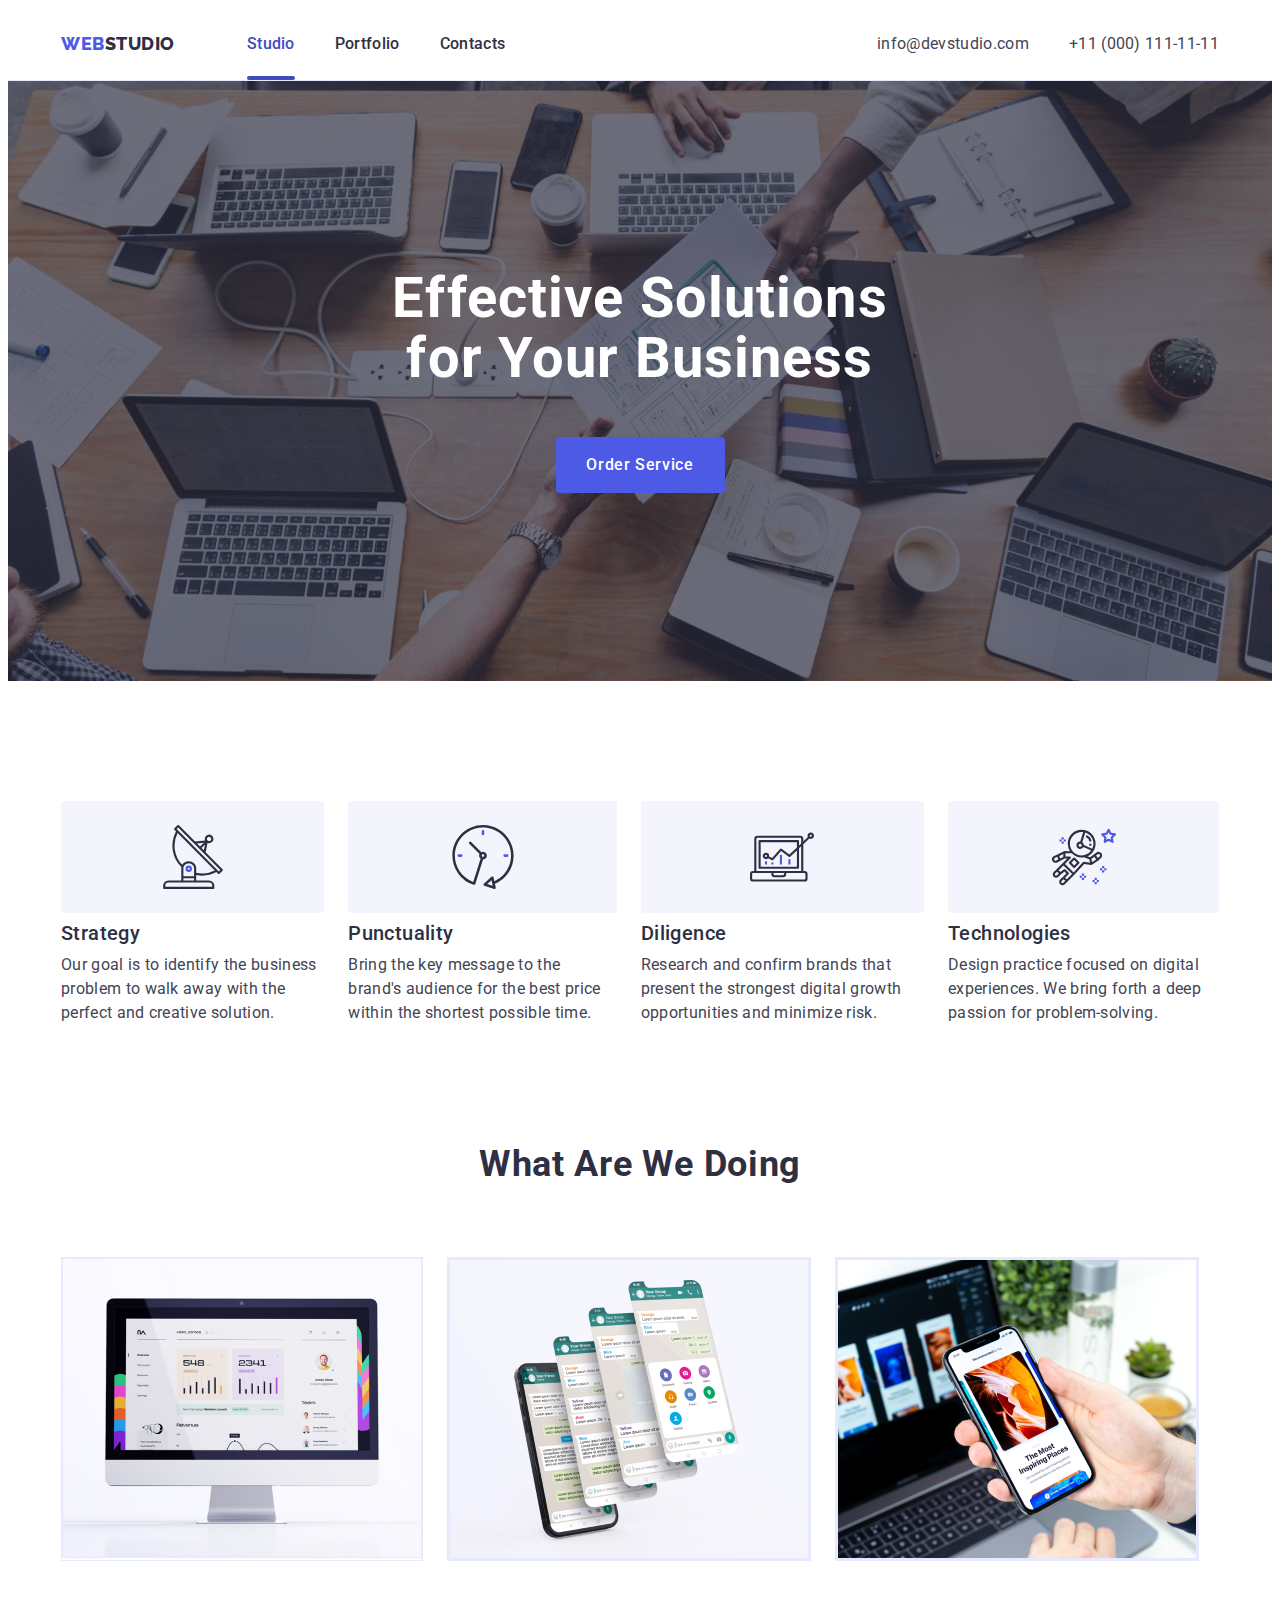
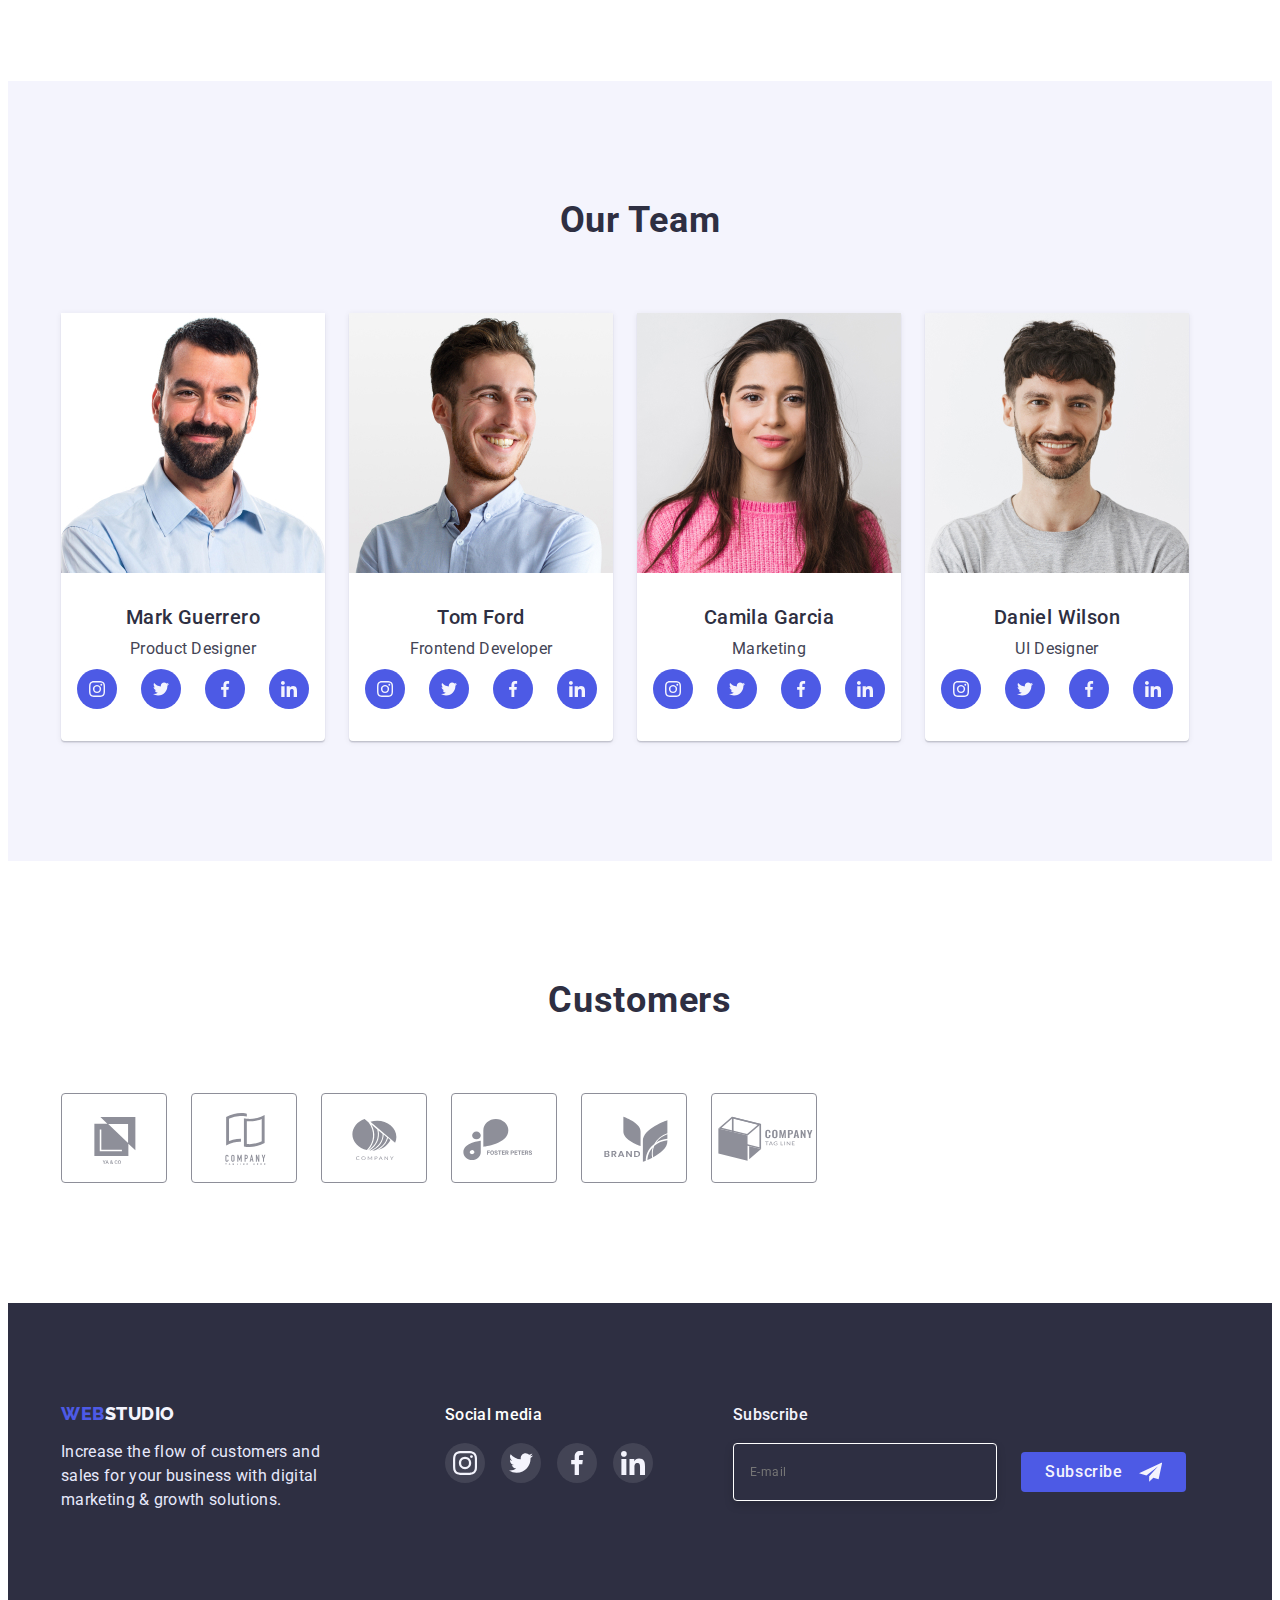
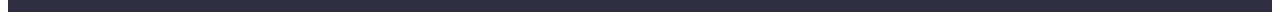
<file: index.html>
<!DOCTYPE html>
<html lang="en">
	<head>
		<meta charset="UTF-8" />
		<meta http-equiv="X-UA-Compatible" content="IE=edge" />
		<meta name="viewport" content="width=device-width, initial-scale=1.0" />
		<title>Document</title>
		<link rel="preconnect" href="https://fonts.googleapis.com" />
		<link rel="preconnect" href="https://fonts.gstatic.com" crossorigin />
		<link
			href="https://fonts.googleapis.com/css2?family=Raleway:wght@800&family=Roboto:wght@400;500;700;900&display=swap"
			rel="stylesheet"
		/>
		<link
			rel="stylesheet"
			href="https://cdnjs.cloudflare.com/ajax/libs/modern-normalize/1.1.0/modern-normalize.min.css"
			integrity="sha512-wpPYUAdjBVSE4KJnH1VR1HeZfpl1ub8YT/NKx4PuQ5NmX2tKuGu6U/JRp5y+Y8XG2tV+wKQpNHVUX03MfMFn9Q=="
			crossorigin="anonymous"
			referrerpolicy="no-referrer"
		/>
		<link rel="stylesheet" href="./css/styles.css" />
	</head>

	<body>
		<header class="header">
			<div class="container page-header">
				<nav class="header-nav">
					<a
						href="./index.html"
						class="header-logo-left link main-logo"
						rel="noreferrer noopener"
						>Web<span class="header-logo-right">Studio</span></a
					>
					<ul class="navigation-list list">
						<li class="navigation-item">
							<a href="./index.html" class="navigation-link link current"
								>Studio
							</a>
						</li>
						<li class="navigation-item">
							<a href="./portfolio.html" class="navigation-link link">
								Portfolio</a
							>
						</li>
						<li class="navigation-item">
							<a href="" class="navigation-link link">Contacts</a>
						</li>
					</ul>
				</nav>
				<address class="contacts">
					<ul class="contacts-list list">
						<li class="navigation-item">
							<a href="mailto:info@devstudio.com" class="main-link link"
								>info@devstudio.com</a
							>
						</li>
						<li class="navigation-item">
							<a href="tel:+110001111111" class="main-link link"
								>+11 (000) 111-11-11</a
							>
						</li>
					</ul>
				</address>
			</div>
		</header>
		<main>
			<section class="hero">
				<div class="container">
					<h1 class="hero-title">Effective Solutions for Your Business</h1>
					<button type="button" class="hero-btn" data-modal-open>
						Order Service
					</button>
				</div>
			</section>
			<section class="about">
				<div class="container">
					<h2 class="main-title-about visually-hidden">description</h2>
					<ul class="about-list list">
						<li class="about-item">
							<div class="about-block-for-icon">
								<svg class="about-icon">
									<use
										href="./Images/symbol-defs.svg#icon-group"
									></use>
								</svg>
							</div>
							<h3 class="about-title">Strategy</h3>

							<p class="about-text main-text">
								Our goal is to identify the business problem to walk
								away with the perfect and creative solution.
							</p>
						</li>
						<li class="about-item">
							<div class="about-block-for-icon">
								<svg class="about-icon">
									<use
										href="./Images/symbol-defs.svg#icon-clock"
									></use>
								</svg>
							</div>
							<h3 class="about-title">Punctuality</h3>
							<p class="about-text main-text">
								Bring the key message to the brand's audience for the
								best price within the shortest possible time.
							</p>
						</li>
						<li class="about-item">
							<div class="about-block-for-icon">
								<svg class="about-icon">
									<use
										href="./Images/symbol-defs.svg#icon-diagram"
									></use>
								</svg>
							</div>
							<h3 class="about-title">Diligence</h3>
							<p class="about-text main-text">
								Research and confirm brands that present the strongest
								digital growth opportunities and minimize risk.
							</p>
						</li>
						<li class="about-item">
							<div class="about-block-for-icon">
								<svg class="about-icon">
									<use
										href="./Images/symbol-defs.svg#icon-astronaut"
									></use>
								</svg>
							</div>
							<h3 class="about-title">Technologies</h3>
							<p class="about-text main-text">
								Design practice focused on digital experiences. We bring
								forth a deep passion for problem-solving.
							</p>
						</li>
					</ul>
				</div>
			</section>
			<section class="description">
				<div class="container">
					<h2 class="title-description">What are we doing</h2>
					<ul class="description-list list">
						<li class="description-item">
							<img
								class="description-img"
								src="./images/monitor.jpg"
								alt="monitor"
								width="360"
								height="300"
							/>
						</li>
						<li class="description-item">
							<img
								class="description-item"
								src="./images/menu.jpg"
								alt="aplication"
								width="360"
								height="300"
							/>
						</li>
						<li class="description-item">
							<img
								class="description-item"
								src="./images/telephone.jpg"
								alt="telephone"
								width="360"
								height="300"
							/>
						</li>
					</ul>
				</div>
			</section>
			<section class="team">
				<div class="container">
					<h2 class="title-team">Our Team</h2>
					<ul class="team-list list">
						<li class="team-item">
							<img
								class="team-img"
								src="./images/mark.jpg"
								alt="Product Designer"
								width="264"
								height="260"
							/>

							<div class="team-content">
								<h3 class="team-name">Mark Guerrero</h3>
								<p class="team-position main-text">Product Designer</p>

								<ul class="team-list-social list">
									<li class="team-block-for-icon">
										<a href="" class="team-social-link link"
											><svg class="team-icon">
												<use
													href="./Images/symbol-defs.svg#icon-instagram"
												></use>
											</svg>
										</a>
									</li>
									<li class="team-block-for-icon">
										<a href="" class="team-social-link link">
											<svg class="team-icon">
												<use
													href="./Images/symbol-defs.svg#icon-twitter"
												></use>
											</svg>
										</a>
									</li>
									<li class="team-block-for-icon">
										<a href="" class="team-social-link link"
											><svg class="team-icon">
												<use
													href="./Images/symbol-defs.svg#icon-facebook"
												></use>
											</svg>
										</a>
									</li>
									<li class="team-block-for-icon">
										<a href="" class="team-social-link link"
											><svg class="team-icon">
												<use
													href="./Images/symbol-defs.svg#icon-linkedin"
												></use>
											</svg>
										</a>
									</li>
								</ul>
							</div>
						</li>
						<li class="team-item">
							<img
								class="team-img"
								src="./images/djon.jpg"
								alt="Frontend Developer"
								width="264"
								height="260"
							/>
							<div class="team-content">
								<h3 class="team-name">Tom Ford</h3>
								<p class="team-position main-text">
									Frontend Developer
								</p>

								<ul class="team-list-social list">
									<li class="team-block-for-icon">
										<a href="" class="team-social-link link"
											><svg class="team-icon">
												<use
													href="./Images/symbol-defs.svg#icon-instagram"
												></use>
											</svg>
										</a>
									</li>
									<li class="team-block-for-icon">
										<a href="" class="team-social-link link">
											<svg class="team-icon">
												<use
													href="./Images/symbol-defs.svg#icon-twitter"
												></use>
											</svg>
										</a>
									</li>
									<li class="team-block-for-icon">
										<a href="" class="team-social-link link"
											><svg class="team-icon">
												<use
													href="./Images/symbol-defs.svg#icon-facebook"
												></use>
											</svg>
										</a>
									</li>
									<li class="team-block-for-icon">
										<a href="" class="team-social-link link"
											><svg class="team-icon">
												<use
													href="./Images/symbol-defs.svg#icon-linkedin"
												></use>
											</svg>
										</a>
									</li>
								</ul>
							</div>
						</li>
						<li class="team-item">
							<img
								class="team-img"
								src="./images/camilla.jpg"
								alt="Marketing"
								width="264"
								height="260"
							/>

							<div class="team-content">
								<h3 class="team-name">Camila Garcia</h3>
								<p class="team-position main-text">Marketing</p>

								<ul class="team-list-social list">
									<li class="team-block-for-icon">
										<a href="" class="team-social-link link"
											><svg class="team-icon">
												<use
													href="./Images/symbol-defs.svg#icon-instagram"
												></use>
											</svg>
										</a>
									</li>
									<li class="team-block-for-icon">
										<a href="" class="team-social-link link">
											<svg class="team-icon">
												<use
													href="./Images/symbol-defs.svg#icon-twitter"
												></use>
											</svg>
										</a>
									</li>
									<li class="team-block-for-icon">
										<a href="" class="team-social-link link"
											><svg class="team-icon">
												<use
													href="./Images/symbol-defs.svg#icon-facebook"
												></use>
											</svg>
										</a>
									</li>
									<li class="team-block-for-icon">
										<a href="" class="team-social-link link"
											><svg class="team-icon">
												<use
													href="./Images/symbol-defs.svg#icon-linkedin"
												></use>
											</svg>
										</a>
									</li>
								</ul>
							</div>
						</li>
						<li class="team-item">
							<img
								class="team-img"
								src="./images/denis.jpg"
								alt="Ui Designer"
								width="264"
								height="260"
							/>
							<div class="team-content">
								<h3 class="team-name">Daniel Wilson</h3>
								<p class="team-position main-text">UI Designer</p>

								<ul class="team-list-social list">
									<li class="team-block-for-icon">
										<a href="" class="team-social-link link"
											><svg class="team-icon">
												<use
													href="./Images/symbol-defs.svg#icon-instagram"
												></use>
											</svg>
										</a>
									</li>
									<li class="team-block-for-icon">
										<a href="" class="team-social-link link">
											<svg class="team-icon">
												<use
													href="./Images/symbol-defs.svg#icon-twitter"
												></use>
											</svg>
										</a>
									</li>
									<li class="team-block-for-icon">
										<a href="" class="team-social-link link"
											><svg class="team-icon">
												<use
													href="./Images/symbol-defs.svg#icon-facebook"
												></use>
											</svg>
										</a>
									</li>
									<li class="team-block-for-icon">
										<a href="" class="team-social-link link"
											><svg class="team-icon">
												<use
													href="./Images/symbol-defs.svg#icon-linkedin"
												></use>
											</svg>
										</a>
									</li>
								</ul>
							</div>
						</li>
					</ul>
				</div>
			</section>
			<section class="section-customers">
				<div class="container">
					<h2 class="title-customers">Customers</h2>
					<ul class="customers-list list">
						<li class="customers-item">
							<a href="" class="customers-link link">
								<svg class="customers-icon">
									<use href="./Images/symbol-defs.svg#icon-logo"></use>
								</svg>
							</a>
						</li>
						<li class="customers-item">
							<a href="" class="customers-link link">
								<svg class="customers-icon">
									<use
										href="./Images/symbol-defs.svg#icon-logo-1"
									></use>
								</svg>
							</a>
						</li>
						<li class="customers-item">
							<a href="" class="customers-link link">
								<svg class="customers-icon">
									<use
										href="./Images/symbol-defs.svg#icon-logo-2"
									></use>
								</svg>
							</a>
						</li>
						<li class="customers-item">
							<a href="" class="customers-link link">
								<svg class="customers-icon">
									<use
										href="./Images/symbol-defs.svg#icon-logo-3"
									></use>
								</svg>
							</a>
						</li>
						<li class="customers-item">
							<a href="" class="customers-link link">
								<svg class="customers-icon">
									<use
										href="./Images/symbol-defs.svg#icon-logo-4"
									></use>
								</svg>
							</a>
						</li>
						<li class="customers-item">
							<a href="" class="customers-link link">
								<svg class="customers-icon">
									<use
										href="./Images/symbol-defs.svg#icon-logo-5"
									></use>
								</svg>
							</a>
						</li>
					</ul>
				</div>
			</section>
		</main>
		<footer class="footer">
			<div class="container flex-for-footer">
				<div class="footer-block">
					<a
						class="footer-leftside-logo link main-logo"
						href="./index.html"
						target="_blank"
						rel="noreferrer noopener"
						>Web<span class="footer-rightside-logo">Studio</span></a
					>
					<p class="footer-text">
						Increase the flow of customers and sales for your business
						with digital marketing & growth solutions.
					</p>
				</div>
				<div>
					<h3 class="title-social">Social media</h3>
					<ul class="footer-list list">
						<li>
							<a href="" class="footer-social-link link"
								><svg class="footer-icon">
									<use
										href="./Images/symbol-defs.svg#icon-instagram"
									></use>
								</svg>
							</a>
						</li>
						<li>
							<a href="" class="footer-social-link link">
								<svg class="footer-icon">
									<use
										href="./Images/symbol-defs.svg#icon-twitter"
									></use>
								</svg>
							</a>
						</li>
						<li>
							<a href="" class="footer-social-link link"
								><svg class="footer-icon">
									<use
										href="./Images/symbol-defs.svg#icon-facebook"
									></use>
								</svg>
							</a>
						</li>
						<li>
							<a href="" class="footer-social-link link"
								><svg class="footer-icon">
									<use
										href="./Images/symbol-defs.svg#icon-linkedin"
									></use>
								</svg>
							</a>
						</li>
					</ul>
				</div>
				<form class="form-footer">
					<h2 class="title-form">Subscribe</h2>
					<div class="wraper-for-form-footer">
						<input
							type="email"
							name="user-email"
							class="input-for-email"
							placeholder="E-mail"
						/>
						<button type="submit" class="button-subscribe-footer">
							Subscribe
							<svg class="icon-button-subscribe">
								<use href="./Images/symbol-defs.svg#icon-submit"></use>
							</svg>
						</button>
					</div>
				</form>
			</div>
		</footer>
		<div class="backdrop is-hidden" data-modal>
			<div class="modal">
				<button type="button" class="button-close" data-modal-close>
					<svg class="icon-modal-close">
						<use href="./Images/symbol-defs.svg#icon-close"></use>
					</svg>
				</button>
				<p class="title-for-modal-form">
					Leave your contacts and we will call you back
				</p>
				<form class="form-for-modal">
					<label class="label-main"
						><span class="text-main">Name</span>
						<div class="thumb-for-form-modal">
							<input type="text" name="user-name" class="input-main" />
							<svg class="icon-for-form-in-modal">
								<use href="./Images/symbol-defs.svg#icon-person"></use>
							</svg>
						</div>
					</label>
					<label class="label-main"
						><span class="text-main">Phone</span>
						<div class="thumb-for-form-modal">
							<input type="tel" name="user-phone" class="input-main" />
							<svg class="icon-for-form-in-modal">
								<use href="./Images/symbol-defs.svg#icon-phone"></use>
							</svg>
						</div>
					</label>
					<label class="label-main"
						><span class="text-main">Email</span>

						<div class="thumb-for-form-modal">
							<input type="email" name="user-email" class="input-main" />
							<svg class="icon-for-form-in-modal">
								<use href="./Images/symbol-defs.svg#icon-email"></use>
							</svg>
						</div>
					</label>
					<label class=""
						><span class="text-main">Comment</span>
						<textarea
							name="user-comment"
							class="text-area"
							placeholder="Text input"
						></textarea>
					</label>
					<label class="label-policy"
						><input
							type="checkbox"
							name="privacy-policy"
							class="input-policy"
						/>
						<span class="fake-chekbox"
							><svg class="icon-policy">
								<use href="./Images/symbol-defs.svg#icon-vector"></use>
							</svg>
						</span>
						<span class="text-policy"
							>I accept the terms and conditions of the &nbsp;
						</span>
						<a href="" class="link-policy">Privacy Policy</a>
					</label>
					<button type="submit" class="button-send">Send</button>
				</form>
			</div>
		</div>
		<script src="./js/modal.js"></script>
	</body>
</html>
</file>
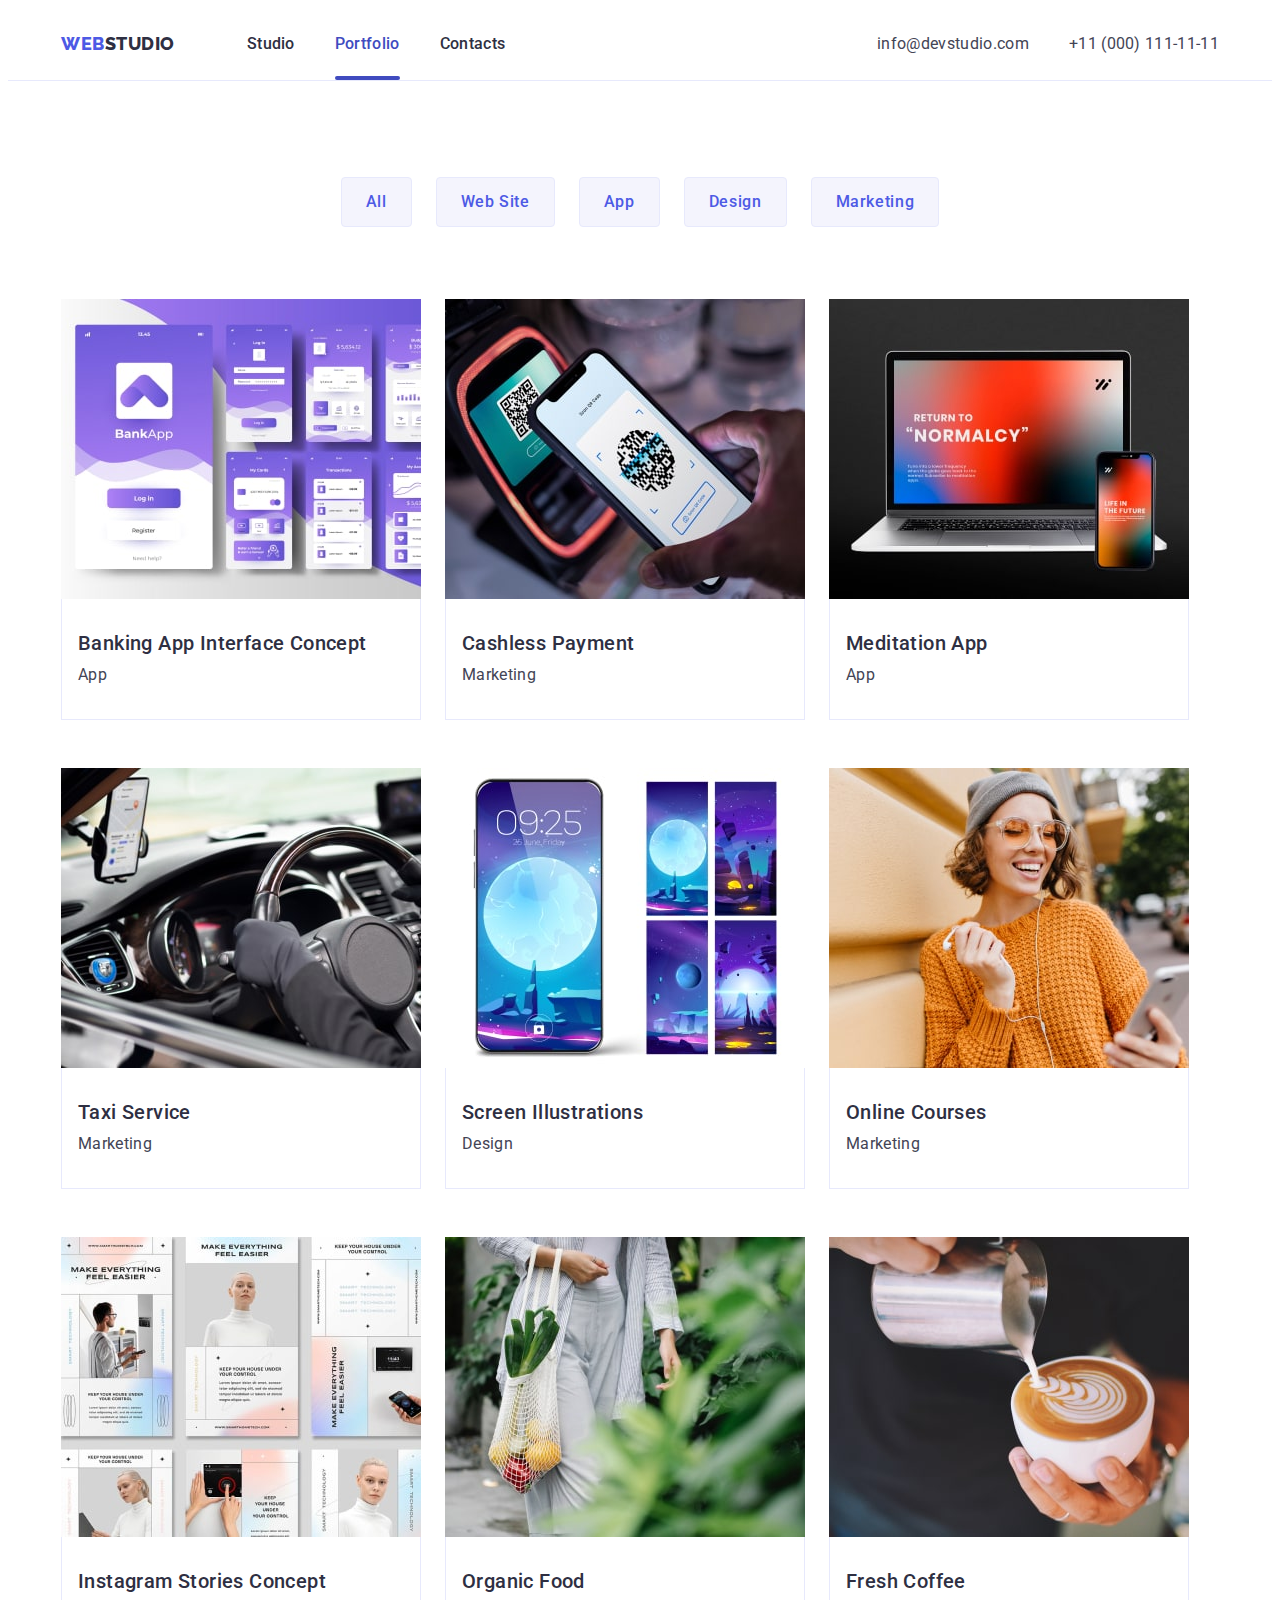
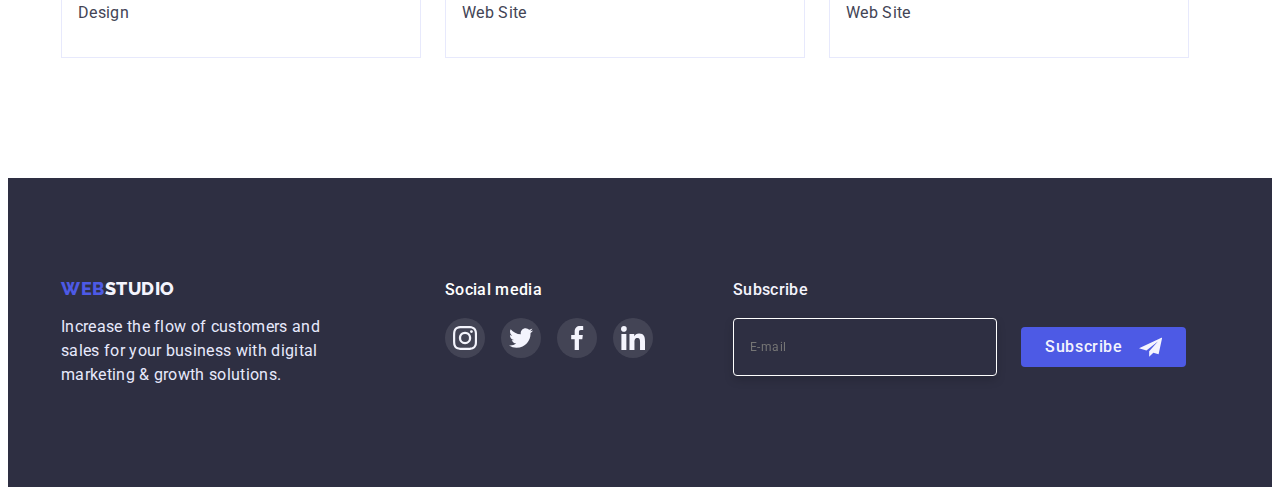
<file: portfolio.html>
<!DOCTYPE html>
<html lang="en">
	<head>
		<meta charset="UTF-8" />
		<meta http-equiv="X-UA-Compatible" content="IE=edge" />
		<meta name="viewport" content="width=device-width, initial-scale=1.0" />
		<title>Document</title>
		<link rel="preconnect" href="https://fonts.googleapis.com" />
		<link rel="preconnect" href="https://fonts.gstatic.com" crossorigin />
		<link
			href="https://fonts.googleapis.com/css2?family=Raleway:wght@800&family=Roboto:wght@400;500;700;900&display=swap"
			rel="stylesheet"
		/>
		<link
			rel="stylesheet"
			href="https://cdnjs.cloudflare.com/ajax/libs/modern-normalize/1.1.0/modern-normalize.min.css"
			integrity="sha512-wpPYUAdjBVSE4KJnH1VR1HeZfpl1ub8YT/NKx4PuQ5NmX2tKuGu6U/JRp5y+Y8XG2tV+wKQpNHVUX03MfMFn9Q=="
			crossorigin="anonymous"
			referrerpolicy="no-referrer"
		/>
		<link rel="stylesheet" href="./css/styles.css" />
	</head>
	<body class="">
		<header class="header">
			<div class="container page-header">
				<nav class="header-nav">
					<a
						href="./index.html"
						class="header-logo-left link main-logo"
						rel="noreferrer noopener"
						>Web<span class="header-logo-right">Studio</span></a
					>
					<ul class="navigation-list list">
						<li class="navigation-item">
							<a href="./index.html" class="navigation-link link"
								>Studio
							</a>
						</li>
						<li class="navigation-item">
							<a
								href="./portfolio.html"
								class="navigation-link link current"
							>
								Portfolio</a
							>
						</li>
						<li class="navigation-item">
							<a href="" class="navigation-link link">Contacts</a>
						</li>
					</ul>
				</nav>
				<address class="contacts">
					<ul class="contacts-list list">
						<li class="navigation-item">
							<a href="mailto:info@devstudio.com" class="main-link link"
								>info@devstudio.com</a
							>
						</li>
						<li class="navigation-item">
							<a href="tel:+110001111111" class="main-link link"
								>+11 (000) 111-11-11</a
							>
						</li>
					</ul>
				</address>
			</div>
		</header>

		<main>
			<section class="section-menu">
				<div class="container">
					<h1 class="menu visually-hidden">menu</h1>
					<ul class="menu-list list">
						<li class="menu-item">
							<button class="menu-btn" type="button">All</button>
						</li>
						<li class="menu-item">
							<button class="menu-btn" type="button">Web Site</button>
						</li>
						<li class="menu-item">
							<button class="menu-btn" type="button">App</button>
						</li>
						<li class="menu-item">
							<button class="menu-btn" type="button">Design</button>
						</li>
						<li class="menu-item">
							<button class="menu-btn" type="button">Marketing</button>
						</li>
					</ul>
					<ul class="menu-list-cards list">
						<li class="menu-cards-item">
							<a href="" class="menu-cards-link link">
								<div class="menu-cards-thumb">
									<img
										src="./images-porfolio/galereya.jpg"
										alt="Interface aplication"
										width="360"
									/>
									<div class="menu-cards-overlay">
										<p class="menu-text">
											14 Stylish and User-Friendly App Design
											Concepts · Task Manager App · Calorie Tracker
											App · Exotic Fruit Ecommerce App · Cloud
											Storage App
										</p>
									</div>
								</div>
								<div class="cards-content">
									<h2 class="menu-title-cards menu-link">
										Banking App Interface Concept
									</h2>
									<p class="menu-text-cards main-text menu-link">
										App
									</p>
								</div>
							</a>
						</li>
						<li class="menu-cards-item">
							<a href="" class="menu-cards-link link">
								<div class="menu-cards-thumb">
									<img
										src="./images-porfolio/kod.jpg"
										alt="Payment by telephone"
										width="360"
									/>
									<div class="menu-cards-overlay">
										<p class="menu-text">
											14 Stylish and User-Friendly App Design
											Concepts · Task Manager App · Calorie Tracker
											App · Exotic Fruit Ecommerce App · Cloud
											Storage App
										</p>
									</div>
								</div>
								<div class="cards-content">
									<h2 class="menu-title-cards menu-link">
										Cashless Payment
									</h2>
									<p class="menu-text-cards main-text menu-link">
										Marketing
									</p>
								</div>
							</a>
						</li>
						<li class="menu-cards-item">
							<a href="" class="menu-cards-link link">
								<div class="menu-cards-thumb">
									<img
										src="./images-porfolio/noutbuke.jpg"
										alt="aplication for relax"
										width="360"
									/>
									<div class="menu-cards-overlay">
										<p class="menu-text">
											14 Stylish and User-Friendly App Design
											Concepts · Task Manager App · Calorie Tracker
											App · Exotic Fruit Ecommerce App · Cloud
											Storage App
										</p>
									</div>
								</div>
								<div class="cards-content">
									<h2 class="menu-title-cards menu-link">
										Meditation App
									</h2>
									<p class="menu-text-cards main-text menu-link">
										App
									</p>
								</div>
							</a>
						</li>
						<li class="menu-cards-item">
							<a href="" class="menu-cards-link link">
								<div class="menu-cards-thumb">
									<img
										src="./images-porfolio/ryl.jpg"
										alt="Taxi Service"
										width="360"
									/>
									<div class="menu-cards-overlay">
										<p class="menu-text">
											14 Stylish and User-Friendly App Design
											Concepts · Task Manager App · Calorie Tracker
											App · Exotic Fruit Ecommerce App · Cloud
											Storage App
										</p>
									</div>
								</div>
								<div class="cards-content">
									<h2 class="menu-title-cards menu-link">
										Taxi Service
									</h2>
									<p class="menu-text-cards main-text menu-link">
										Marketing
									</p>
								</div></a
							>
						</li>
						<li class="menu-cards-item">
							<a href="" class="menu-cards-link link">
								<div class="menu-cards-thumb">
									<img
										src="./images-porfolio/zastavka.jpg"
										alt="Illustrations on telephone"
										width="360"
									/>
									<div class="menu-cards-overlay">
										<p class="menu-text">
											14 Stylish and User-Friendly App Design
											Concepts · Task Manager App · Calorie Tracker
											App · Exotic Fruit Ecommerce App · Cloud
											Storage App
										</p>
									</div>
								</div>
								<div class="cards-content">
									<h2 class="menu-title-cards menu-link">
										Screen Illustrations
									</h2>
									<p class="menu-text-cards main-text menu-link">
										Design
									</p>
								</div>
							</a>
						</li>
						<li class="menu-cards-item">
							<a href="" class="menu-cards-link link">
								<div class="menu-cards-thumb">
									<img
										src="./images-porfolio/devka.jpg"
										alt="girl with smile"
										width="360"
									/>
									<div class="menu-cards-overlay">
										<p class="menu-text">
											14 Stylish and User-Friendly App Design
											Concepts · Task Manager App · Calorie Tracker
											App · Exotic Fruit Ecommerce App · Cloud
											Storage App
										</p>
									</div>
								</div>
								<div class="cards-content">
									<h2 class="menu-title-cards menu-link">
										Online Courses
									</h2>
									<p class="menu-text-cards main-text menu-link">
										Marketing
									</p>
								</div>
							</a>
						</li>
						<li class="menu-cards-item">
							<a href="" class="menu-cards-link link">
								<div class="menu-cards-thumb">
									<img
										src="./images-porfolio/spisok.jpg"
										alt="list opportunities"
										width="360"
									/>
									<div class="menu-cards-overlay">
										<p class="menu-text">
											14 Stylish and User-Friendly App Design
											Concepts · Task Manager App · Calorie Tracker
											App · Exotic Fruit Ecommerce App · Cloud
											Storage App
										</p>
									</div>
								</div>
								<div class="cards-content">
									<h2 class="menu-title-cards menu-link">
										Instagram Stories Concept
									</h2>
									<p class="menu-text-cards main-text menu-link">
										Design
									</p>
								</div>
							</a>
						</li>
						<li class="menu-cards-item">
							<a href="" class="menu-cards-link link">
								<div class="menu-cards-thumb">
									<img
										class="menu-img"
										src="./images-porfolio/orange.jpg"
										alt="organic Food"
										width="360"
									/>
									<div class="menu-cards-overlay">
										<p class="menu-text">
											14 Stylish and User-Friendly App Design
											Concepts · Task Manager App · Calorie Tracker
											App · Exotic Fruit Ecommerce App · Cloud
											Storage App
										</p>
									</div>
								</div>
								<div class="cards-content">
									<h2 class="menu-title-cards menu-link">
										Organic Food
									</h2>
									<p class="menu-text-cards main-text menu-link">
										Web Site
									</p>
								</div>
							</a>
						</li>
						<li class="menu-cards-item">
							<a href="" class="menu-cards-link link">
								<div class="menu-cards-thumb">
									<img
										src="./images-porfolio/kafe.jpg"
										alt="cocking Coffee"
										width="360"
									/>
									<div class="menu-cards-overlay">
										<p class="menu-text">
											14 Stylish and User-Friendly App Design
											Concepts · Task Manager App · Calorie Tracker
											App · Exotic Fruit Ecommerce App · Cloud
											Storage App
										</p>
									</div>
								</div>
								<div class="cards-content">
									<h2 class="menu-title-cards menu-link">
										Fresh Coffee
									</h2>
									<p class="menu-text-cards main-text menu-link">
										Web Site
									</p>
								</div>
							</a>
						</li>
					</ul>
				</div>
			</section>
		</main>
		<footer class="footer">
			<div class="container flex-for-footer">
				<div class="footer-block">
					<a
						class="footer-leftside-logo link main-logo"
						href="./index.html"
						target="_blank"
						rel="noreferrer noopener"
						>Web<span class="footer-rightside-logo">Studio</span></a
					>
					<p class="footer-text">
						Increase the flow of customers and sales for your business
						with digital marketing & growth solutions.
					</p>
				</div>
				<div>
					<h3 class="title-social">Social media</h3>
					<ul class="footer-list list">
						<li>
							<a href="" class="footer-social-link link"
								><svg class="footer-icon">
									<use
										href="./Images/symbol-defs.svg#icon-instagram"
									></use>
								</svg>
							</a>
						</li>
						<li>
							<a href="" class="footer-social-link link">
								<svg class="footer-icon">
									<use
										href="./Images/symbol-defs.svg#icon-twitter"
									></use>
								</svg>
							</a>
						</li>
						<li>
							<a href="" class="footer-social-link link"
								><svg class="footer-icon">
									<use
										href="./Images/symbol-defs.svg#icon-facebook"
									></use>
								</svg>
							</a>
						</li>
						<li>
							<a href="" class="footer-social-link link"
								><svg class="footer-icon">
									<use
										href="./Images/symbol-defs.svg#icon-linkedin"
									></use>
								</svg>
							</a>
						</li>
					</ul>
				</div>
				<form class="form-footer">
					<h2 class="title-form">Subscribe</h2>
					<div class="wraper-for-form-footer">
						<input
							type="email"
							name="user-email"
							class="input-for-email"
							placeholder="E-mail"
						/>
						<button type="submit" class="button-subscribe-footer">
							Subscribe
							<svg class="icon-button-subscribe">
								<use href="./Images/symbol-defs.svg#icon-submit"></use>
							</svg>
						</button>
					</div>
				</form>
			</div>
		</footer>
		<script src="./js/modal.js"></script>
	</body>
</html>
</file>
<file: css/styles.css>
:root {
	--color-iris: #4d5ae5;
	--color-ocean: #404bbf;
	--color-navy-blue: #2e2f42;
	--color-green: #31d0aa;
	--color-slate: #434455;
	--color-light-slate: #8e8f99;
	--color-cornflower: #e7e9fc;
	--color-cloud: #f4f4fd;
	--color-navy-blue-modal: #2e2f42;
	--color-grey: #2e2f42;
	--color-white: #ffffff;
}
h1,
h2,
h3,
h4,
h5,
h6,
p {
	margin-top: 0;
	margin-bottom: 0;
}
ul {
	margin-top: 0;
	margin-bottom: 0;
	padding-left: 0;
}
img {
	display: block;
	max-width: 100%;
	height: auto;
}
button {
	cursor: pointer;
}
.container {
	width: 1158px;
	margin-left: auto;
	margin-right: auto;
	padding-left: 15px;
	padding-right: 15px;
}
.visually-hidden {
	position: absolute;
	width: 1px;
	height: 1px;
	margin: -1px;
	border: 0;
	padding: 0;
	white-space: nowrap;
	clip-path: inset(100%);
	clip: rect(0 0 0 0);
	overflow: hidden;
}
body {
	font-family: 'Roboto', sans-serif;
	color: #434455;
}
.link {
	text-decoration: none;
}
.list {
	list-style: none;
}
/*                main-class         */
.main-logo {
	font-family: Raleway, sans-serif;
	font-weight: 800;
	font-size: 18px;
	line-height: 1.17;

	letter-spacing: 0.03em;
	text-transform: uppercase;
	color: var(--color-iris);
}

.main-text {
	font-weight: 400;
	font-size: 16px;
	line-height: 1.5;
	letter-spacing: 0.02em;
	color: var(--color-slate);
}
/*          header */
.page-header {
	display: flex;
	align-items: center;
}
.header {
	border-bottom: 1px solid var(--color-cornflower);
}
.header-nav {
	display: flex;
	align-items: center;
}
.header-logo-right {
	font-family: Raleway, sans-serif;
	font-weight: 800;
	font-size: 18px;
	line-height: 1.17;

	letter-spacing: 0.03em;
	text-transform: uppercase;
	color: var(--color-navy-blue);
}
.navigation-list {
	display: flex;
	margin-left: 72px;
}
.navigation-item:not(:last-child) {
	margin-right: 40px;
}
.mail {
	margin-right: 40px;
}

.navigation-link {
	position: relative;

	font-weight: 500;
	font-size: 16px;
	line-height: 1.5;
	letter-spacing: 0.02em;
	color: var(--color-navy-blue);
	display: inline-block;
	padding-top: 24px;
	padding-bottom: 24px;
	transition: color 250ms cubic-bezier(0.4, 0, 0.2, 1);
}
.navigation-link:hover,
.navigation-link:focus,
.navigation-link:active {
	color: var(--color-ocean);
}
.current {
	color: var(--color-ocean);
}
.current::after {
	position: absolute;
	left: 0px;
	bottom: 0px;
	content: '';
	display: inline-block;
	width: 100%;
	height: 4px;
	background-color: var(--color-ocean);
	border-radius: 2px;
}

.contacts {
	font-style: normal;
	margin-left: auto;
}
.contacts-list {
	display: flex;
}
.main-link {
	font-weight: 400;

	font-size: 16px;
	line-height: 1.5;
	letter-spacing: 0.02em;
	color: var(--color-slate);
	transition: color 250ms cubic-bezier(0.4, 0, 0.2, 1);
}
.main-link:hover,
.main-link:focus,
.main-link:active {
	color: var(--color-ocean);
}
/*           Hero         */
.hero {
	text-align: center;
	background-color: var(--color-navy-blue-modal);
	max-width: 1440px;
	margin: 0 auto;
	padding-top: 188px;
	padding-bottom: 188px;
	background-image: linear-gradient(
			rgba(46, 47, 66, 0.7),
			rgba(46, 47, 66, 0.7)
		),
		url(../Images/people-office.jpg);
	background-size: cover;
	background-position: center;
}
.hero-title {
	font-weight: 700;
	font-size: 56px;
	line-height: 1.07;
	letter-spacing: 0.02em;
	color: var(--color-white);
	width: 496px;
	margin: 0 auto 48px auto;
}

.hero-btn {
	font-family: inherit;

	font-weight: 500;
	font-size: 16px;
	line-height: 1.5;

	letter-spacing: 0.04em;
	color: var(--color-white);
	background-color: var(--color-iris);
	cursor: pointer;
	width: 169px;
	height: 56px;
	border: none;
	border-radius: 4px;
	transition: background-color 250ms cubic-bezier(0.4, 0, 0.2, 1);
}
.hero-btn:hover,
.hero-btn:focus,
.hero-btn:active {
	background-color: var(--color-ocean);
}
/*              main           */
.about {
	padding-top: 120px;
	padding-bottom: 120px;
}
.about-item {
	max-width: calc((100%-72px) / 4);
}
.about-list {
	display: flex;
	gap: 24px;
}

.about-title {
	font-weight: 500;
	font-size: 20px;
	line-height: 1.2;
	letter-spacing: 0.02em;
	color: var(--color-navy-blue);
	margin-bottom: 8px;
}
.about-block-for-icon {
	display: flex;

	justify-content: center;
	align-items: center;
	height: 112px;
	background-color: var(--color-cloud);
	margin-bottom: 8px;
	border-radius: 4px;
}
.about-icon {
	width: 64px;
	height: 64px;
}
.description {
	padding-bottom: 120px;
}
.title-description {
	font-style: normal;
	font-weight: 700;
	font-size: 36px;
	line-height: 1.11;
	text-align: center;
	letter-spacing: 0.02em;
	text-transform: capitalize;
	color: var(--color-navy-blue);
	margin-bottom: 72px;
}

.description-list {
	display: flex;
	gap: 24px;
}
.description-item {
	border: 1px solid var(--color-cornflower);
}
.team {
	padding-top: 120px;
	padding-bottom: 120px;
	background-color: var(--color-cloud);
}
.team-item {
	width: calc((100%-3 * 24) / 4);
	box-shadow: 0px 1px 6px rgba(46, 47, 66, 0.08),
		0px 1px 1px rgba(46, 47, 66, 0.16), 0px 2px 1px rgba(46, 47, 66, 0.08);
}
.title-team {
	font-style: normal;
	font-weight: 700;
	font-size: 36px;
	line-height: 1.11;
	text-align: center;
	letter-spacing: 0.02em;
	text-transform: capitalize;
	color: var(--color-navy-blue);
	margin-bottom: 72px;
}
.team-list {
	display: flex;

	gap: 24px;
}
.team-item {
	background-color: var(--color-white);
	border-radius: 0px 0px 4px 4px;
}
.team-content {
	text-align: center;
	padding-top: 32px;
	padding-bottom: 32px;
}
.team-name {
	font-style: normal;
	font-weight: 500;
	font-size: 20px;
	line-height: 1.2;
	margin-bottom: 8px;
	letter-spacing: 0.02em;
	color: var(--color-navy-blue);
}
.team-list-social {
	margin-top: 8px;
	display: flex;
	justify-content: center;
	gap: 24px;
}

.team-social-link {
	display: flex;
	width: 40px;
	height: 40px;
	background-color: var(--color-iris);
	border-radius: 50%;

	align-items: center;
	justify-content: center;
	transition: background-color 250ms cubic-bezier(0.4, 0, 0.2, 1);
}
.team-social-link:hover,
.team-social-link:focus {
	background-color: var(--color-ocean);
}
.team-icon {
	width: 16px;
	height: 16px;
	fill: var(--color-cloud);
}

.section-customers {
	padding-top: 120px;
	padding-bottom: 120px;
}
.title-customers {
	font-family: 'Roboto';
	font-style: normal;
	font-weight: 700;
	font-size: 36px;
	line-height: 1.11;
	text-align: center;
	letter-spacing: 0.02em;
	color: var(--color-navy-blue);
}
.customers-list {
	display: flex;
	align-items: flex-start;
	margin-top: 72px;
	gap: 24px;
}
.customers-item {
	width: calc((100%-120px) / 6);
}
.customers-link {
	display: flex;

	height: 88px;
	justify-content: center;
	align-items: center;
	border: 1px solid var(--color-light-slate);
	border-radius: 4px;
	transition: border-color 250ms cubic-bezier(0.4, 0, 0.2, 1);
}
.customers-link:hover,
.customers-link:focus {
	border-color: var(--color-ocean);
}
.customers-link:hover .customers-icon {
	fill: var(--color-ocean);
}
.customers-icon {
	width: 104px;
	height: 56px;
	fill: var(--color-light-slate);
	transition: fill 250ms cubic-bezier(0.4, 0, 0.2, 1);
}

/*         Footer       */
.footer {
	background-color: var(--color-navy-blue);
	padding-top: 100px;
	padding-bottom: 100px;
}
.footer-block {
	width: 264px;
}
.footer-rightside-logo {
	font-family: Raleway, sans-serif;
	font-style: normal;
	font-weight: 800;
	font-size: 18px;
	line-height: 1.17;

	letter-spacing: 0.03em;
	text-transform: uppercase;
	color: var(--color-cloud);
}
.flex-for-footer {
	display: flex;
}
.footer-text {
	font-weight: 400;
	font-size: 16px;
	line-height: 1.5;
	letter-spacing: 0.02em;
	color: var(--color-cornflower);

	margin-top: 16px;
}
.title-social {
	font-family: 'Roboto';
	font-style: normal;
	font-weight: 500;
	font-size: 16px;
	line-height: 1.5;
	letter-spacing: 0.02em;
	color: var(--color-white);
	margin-bottom: 16px;
}
.footer-list {
	display: flex;
	justify-content: center;
	gap: 16px;
}
.footer-block {
	margin-right: 120px;
}
.footer-social-link {
	display: flex;
	width: 40px;
	height: 40px;
	background-color: rgba(255, 255, 255, 0.1);
	border-radius: 50%;

	align-items: center;
	justify-content: center;
	transition: background-color 250ms cubic-bezier(0.4, 0, 0.2, 1);
}
.footer-social-link:hover,
.footer-social-link:focus {
	background-color: var(--color-green);
}
.footer-icon {
	width: 24px;
	height: 24px;
	fill: var(--color-cloud);
}
/*             portfolio       */
.section-menu {
	padding-top: 96px;
	padding-bottom: 120px;
}
.menu-list {
	display: flex;
	margin-bottom: 72px;
	gap: 24px;
	justify-content: center;
}

.menu-btn {
	font-family: Roboto, sans-serif;
	font-style: normal;
	font-weight: 500;
	font-size: 16px;
	line-height: 1.5;
	letter-spacing: 0.04em;
	color: var(--color-iris);
	background-color: var(--color-cloud);
	cursor: pointer;
	border: 1px solid var(--color-cornflower);
	border-radius: 4px;
	padding: 12px 24px;
	transition: color 250ms cubic-bezier(0.4, 0, 0.2, 1),
		box-shadow 250ms cubic-bezier(0.4, 0, 0.2, 1),
		background-color 250ms cubic-bezier(0.4, 0, 0.2, 1),
		border-color 250ms cubic-bezier(0.4, 0, 0.2, 1);
}
.menu-btn:hover,
.menu-btn:focus,
.menu-btn:active {
	color: var(--color-white);
	background-color: var(--color-ocean);
	box-shadow: 0px 4px 4px rgba(0, 0, 0, 0.25);
	border-color: var(--color-ocean);
}
.menu-cards-item {
	max-width: calc((100%-48) / 3);
}

.cards-content {
	padding-left: 16px;
	padding-top: 32px;
	padding-bottom: 32px;
	border: 1px solid var(--color-cornflower);
	border-top: none;
}
.menu-list-cards {
	display: flex;
	flex-wrap: wrap;
	column-gap: 24px;
	row-gap: 48px;
}
.menu-title-cards {
	font-weight: 500;
	font-size: 20px;
	line-height: 1.2;
	letter-spacing: 0.02em;
	color: var(--color-navy-blue);
	margin-bottom: 8px;
}
.menu-cards-link {
	display: block;
	transition: box-shadow 250ms cubic-bezier(0.4, 0, 0.2, 1);
}
.menu-cards-link:hover,
.menu-cards-link:focus {
	box-shadow: 0px 1px 6px rgba(46, 47, 66, 0.08),
		0px 1px 1px rgba(46, 47, 66, 0.16), 0px 2px 1px rgba(46, 47, 66, 0.08);
}
.menu-cards-link:hover .menu-cards-overlay,
.menu-cards-link:focus .menu-cards-overlay {
	transform: translateY(0);
}
.menu-link {
	transition: color 250ms cubic-bezier(0.4, 0, 0.2, 1);
}

.menu-link:hover,
.menu-link:focus,
.menu-link:active {
	color: var(--color-ocean);
}
.menu-cards-thumb {
	position: relative;
	overflow: hidden;
}
.menu-cards-overlay {
	top: 0;
	left: 0;
	position: absolute;
	width: 100%;
	height: 100%;
	background-color: var(--color-iris);
	transform: translateY(100%);
	padding-top: 40px;
	padding-left: 32px;
	padding-right: 32px;
	transition: transform 250ms cubic-bezier(0.4, 0, 0.2, 1), opacity 250ms;
	overflow: auto;
}
.menu-text {
	font-family: 'Roboto';
	font-style: normal;
	font-weight: 400;
	font-size: 16px;
	line-height: 1.5;
	letter-spacing: 0.02em;
	color: var(--color-cloud);
}
.backdrop {
	top: 0;
	left: 0;
	position: fixed;
	width: 100%;
	height: 100%;
	background: rgba(46, 47, 66, 0.4);
	opacity: 1;
	visibility: visible;
	transition: visibility 250ms cubic-bezier(0.4, 0, 0.2, 1),
		opacity 250ms cubic-bezier(0.4, 0, 0.2, 1);
}
.is-hidden {
	visibility: hidden;
	opacity: 0;
	pointer-events: none;
}
.modal {
	position: absolute;
	top: 50%;
	left: 50%;
	transform: translate(-50%, -50%) scale(1);
	padding: 72px 24px 24px 24px;
	width: 408px;

	background: #fcfcfc;
	box-shadow: 0px 1px 1px rgba(0, 0, 0, 0.14), 0px 1px 3px rgba(0, 0, 0, 0.12),
		0px 2px 1px rgba(0, 0, 0, 0.2);
	border-radius: 4px;
	transition: transform 250ms cubic-bezier(0.4, 0, 0.2, 1);
}
.icon-modal-close {
	width: 8px;
	height: 8px;
	fill: var(--color-navy-blue);
	transition: fill 250ms cubic-bezier(0.4, 0, 0.2, 1);
}
.button-close {
	position: absolute;
	top: 24px;
	right: 24px;
	padding: 0px;
	align-items: center;
	justify-content: center;
	display: flex;
	width: 24px;
	height: 24px;
	border-radius: 50%;
	background: var(--color-cornflower);
	border: 1px solid rgba(0, 0, 0, 0.1);
	transition: background-color 250ms cubic-bezier(0.4, 0, 0.2, 1),
		border-color 250ms cubic-bezier(0.4, 0, 0.2, 1);
}
.button-close:hover,
.button-close:focus {
	background-color: var(--color-ocean);
	border-color: var(--color-ocean);
}
.button-close:hover .icon-modal-close,
.button-close:focus .icon-modal-close {
	fill: var(--color-cloud);
}
/* FORM Footer */
.form-footer {
	width: 453px;
	margin-left: 80px;
}
.title-form {
	font-family: 'Roboto';
	font-style: normal;
	font-weight: 500;
	font-size: 16px;
	line-height: 1.5;
	letter-spacing: 0.02em;
	color: var(--color-cloud);
	margin-bottom: 16px;
}

.input-for-email {
	border: 1px solid #ffffff;
	filter: drop-shadow(0px 4px 4px rgba(0, 0, 0, 0.15));
	border-radius: 4px;
	width: 264px;
	height: 40px;
	background-color: var(--color-navy-blue);
	padding: 8px 16px;
	font-family: 'Roboto';
	font-style: normal;
	font-weight: 400;
	font-size: 12px;
	line-height: 2;
	letter-spacing: 0.04em;
	color: var(--color-cloud);
}
.input-for-email:focus {
	border-color: var(--color-iris);
	outline: none;
}

.wraper-for-form-footer {
	display: flex;
	align-items: center;
}
.button-subscribe-footer {
	display: inline-flex;
	align-items: center;
	gap: 16px;
	font-family: 'Roboto';
	font-style: normal;
	height: 40px;
	font-weight: 500;
	font-size: 16px;
	line-height: 1.5;
	background-color: var(--color-iris);
	letter-spacing: 0.04em;
	color: var(--color-cloud);
	border-radius: 4px;
	border: none;
	padding: 8px 24px;
	transition: background-color 250ms cubic-bezier(0.4, 0, 0.2, 1);
	min-width: 165px;
	margin-left: 24px;
}
.button-subscribe-footer:hover,
.button-subscribe-footer:focus {
	background-color: var(--color-ocean);
}

.icon-button-subscribe {
	width: 24px;
	height: 24px;
	fill: var(--color-cloud);
}
/* Form Modal */
.form-for-modal {
	display: flex;
	flex-direction: column;
}
.title-for-modal-form {
	font-family: 'Roboto';
	font-style: normal;
	font-weight: 500;
	font-size: 16px;
	line-height: 1.5;
	text-align: center;
	letter-spacing: 0.02em;
	color: var(--color-navy-blue);
	margin-bottom: 16px;
}
.label-main {
	margin-bottom: 8px;
}

.text-main {
	font-family: 'Roboto';
	font-style: normal;
	font-weight: 400;
	font-size: 12px;
	line-height: 1.17;
	letter-spacing: 0.04em;
	color: var(--color-light-slate);
	display: inline-block;
	margin-bottom: 4px;
}
.input-main {
	width: 100%;
	height: 40px;
	border: 1px solid rgba(46, 47, 66, 0.4);
	border-radius: 4px;
	padding: 11px 38px;
	transition: border-color 250ms cubic-bezier(0.4, 0, 0.2, 1);
	background: #fcfcfc;
}
.text-area {
	width: 100%;
	resize: none;
	height: 120px;
	padding: 8px 16px;
	border: 1px solid rgba(46, 47, 66, 0.4);
	border-radius: 4px;
	transition: border-color 250ms cubic-bezier(0.4, 0, 0.2, 1);
	background-color: #fcfcfc;
}
.text-area:focus {
	border-color: var(--color-iris);
	outline: none;
}
.text-area::placeholder {
	font-family: 'Roboto';
	font-style: normal;
	font-weight: 400;
	font-size: 12px;
	line-height: 1.17;
	letter-spacing: 0.04em;
	color: rgba(46, 47, 66, 0.4);
}
.label-policy {
	margin-top: 16px;
	margin-bottom: 24px;
	width: 100%;
}
.button-send {
	padding: 16px 32px;
	background-color: var(--color-iris);
	border: none;
	box-shadow: 0px 4px 4px rgba(0, 0, 0, 0.15);
	border-radius: 4px;
	width: 169px;
	margin: 0px auto;
	font-family: 'Roboto';
	font-style: normal;
	font-weight: 500;
	font-size: 16px;
	line-height: 1.5;
	letter-spacing: 0.04em;
	color: var(--color-cloud);
	transition: background-color 250ms cubic-bezier(0.4, 0, 0.2, 1);
}
.button-send:hover,
.button-send:focus {
	background-color: var(--color-ocean);
}
.icon-for-form-in-modal {
	width: 18px;
	height: 24px;
	fill: var(--color-navy-blue);
	position: absolute;
	top: 50%;
	left: 16px;
	transform: translateY(-50%);
	transition: fill 250ms cubic-bezier(0.4, 0, 0.2, 1);
}
.thumb-for-form-modal {
	position: relative;
}
.input-main:focus {
	border-color: var(--color-iris);
	outline: none;
}
.input-main:focus + .icon-for-form-in-modal {
	fill: var(--color-iris);
}
.label-policy {
	display: flex;
	align-items: center;
}
.input-policy {
	position: absolute;
	width: 1px;
	height: 1px;
	margin: -1px;
	border: 0;
	padding: 0;
	white-space: nowrap;
	clip-path: inset(100%);
	clip: rect(0 0 0 0);
	overflow: hidden;
}
.text-policy {
	font-family: 'Roboto';
	font-style: normal;
	font-weight: 400;
	font-size: 12px;
	line-height: 1.17;
	letter-spacing: 0.04em;
	color: var(--color-light-slate);
}
.link-policy {
	font-family: 'Roboto';
	font-style: normal;
	font-weight: 400;
	font-size: 12px;
	line-height: 1.17;
	letter-spacing: 0.04em;
	color: var(--color-iris);
}
.fake-chekbox {
	display: flex;
	align-items: center;
	justify-content: center;
	margin-right: 8px;
	width: 16px;
	height: 16px;
	border: 1px solid rgba(46, 47, 66, 0.4);
	border-radius: 2px;
	border-color: var(--color-navy-blue);
	transition: background-color 250ms cubic-bezier(0.4, 0, 0.2, 1);
}
.icon-policy {
	width: 10px;
	height: 8px;
	fill: transparent;
	transition: fill 250ms cubic-bezier(0.4, 0, 0.2, 1);
}
.input-policy:checked + span {
	border: none;
	background-color: var(--color-ocean);
}
.input-policy:checked + span .icon-policy {
	fill: var(--color-cloud);
}
.input-policy:focus + span {
	border-color: var(--color-ocean);
}
</file>
